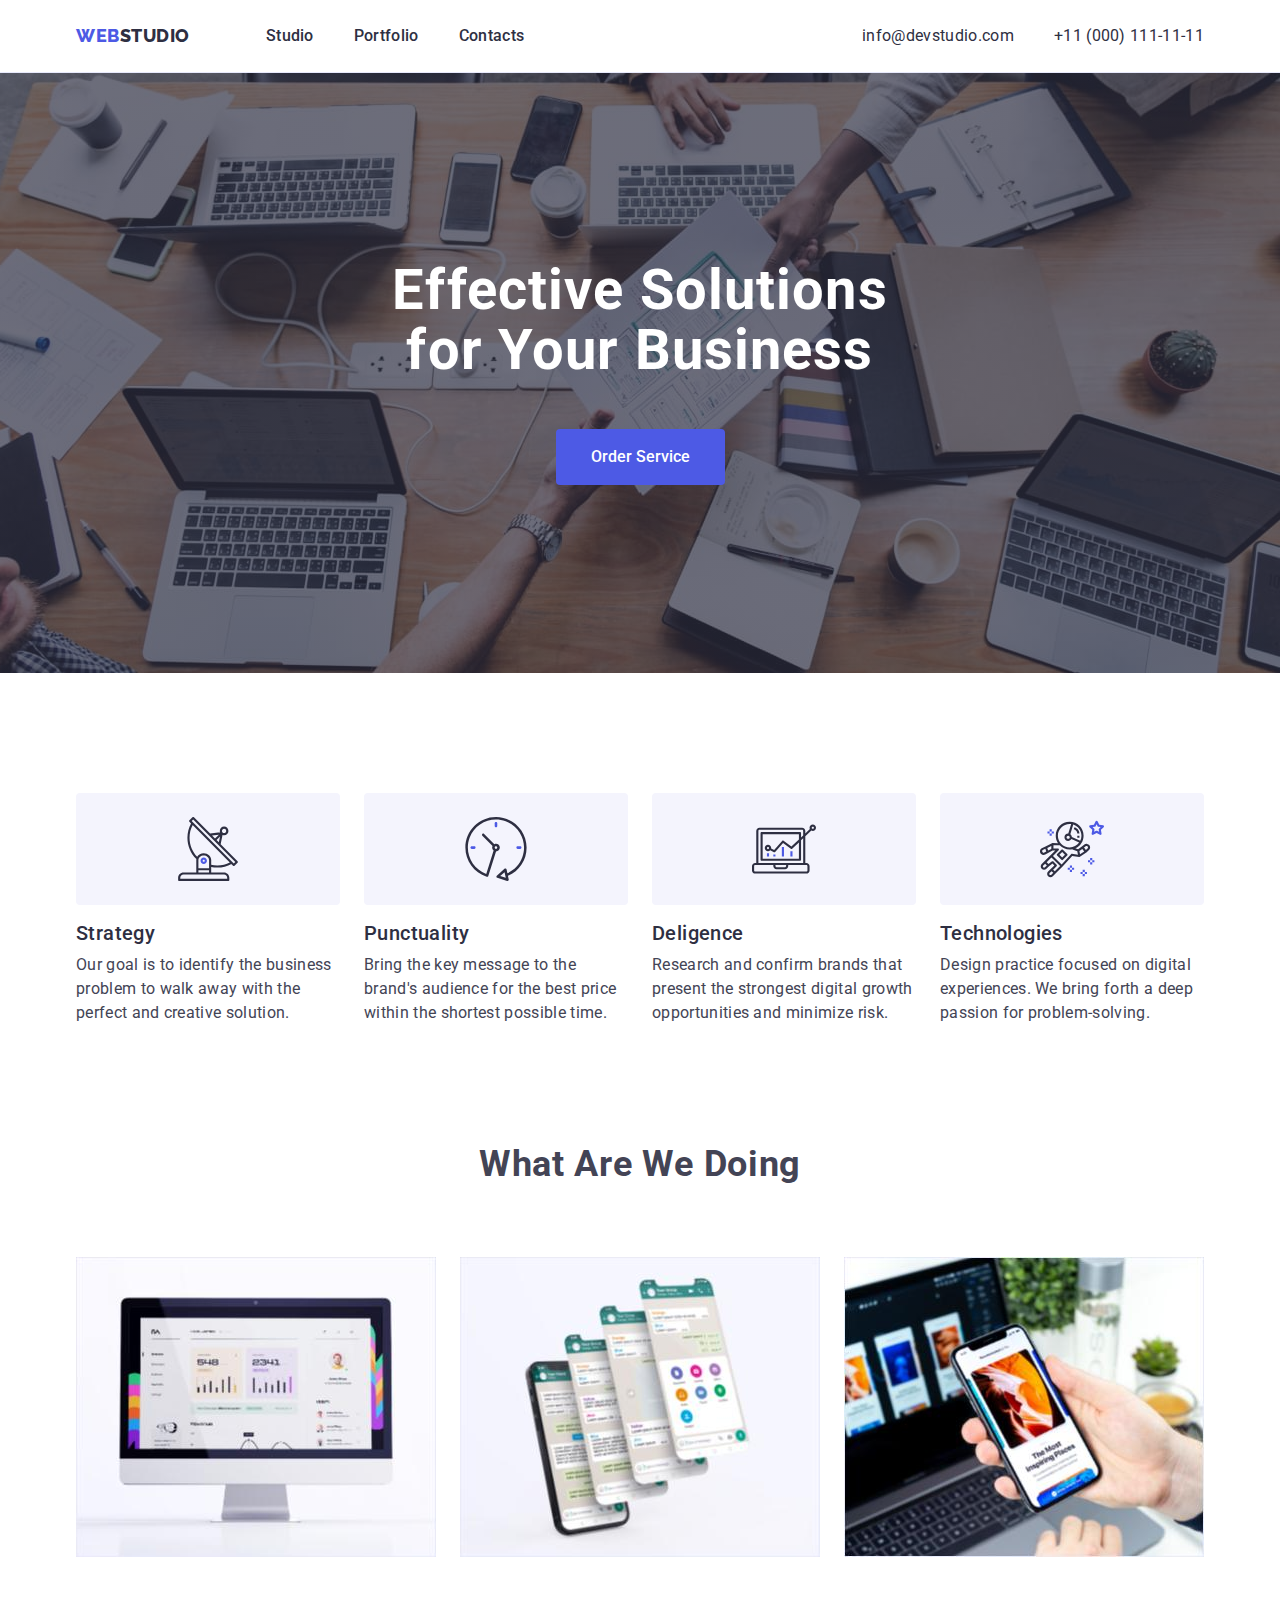
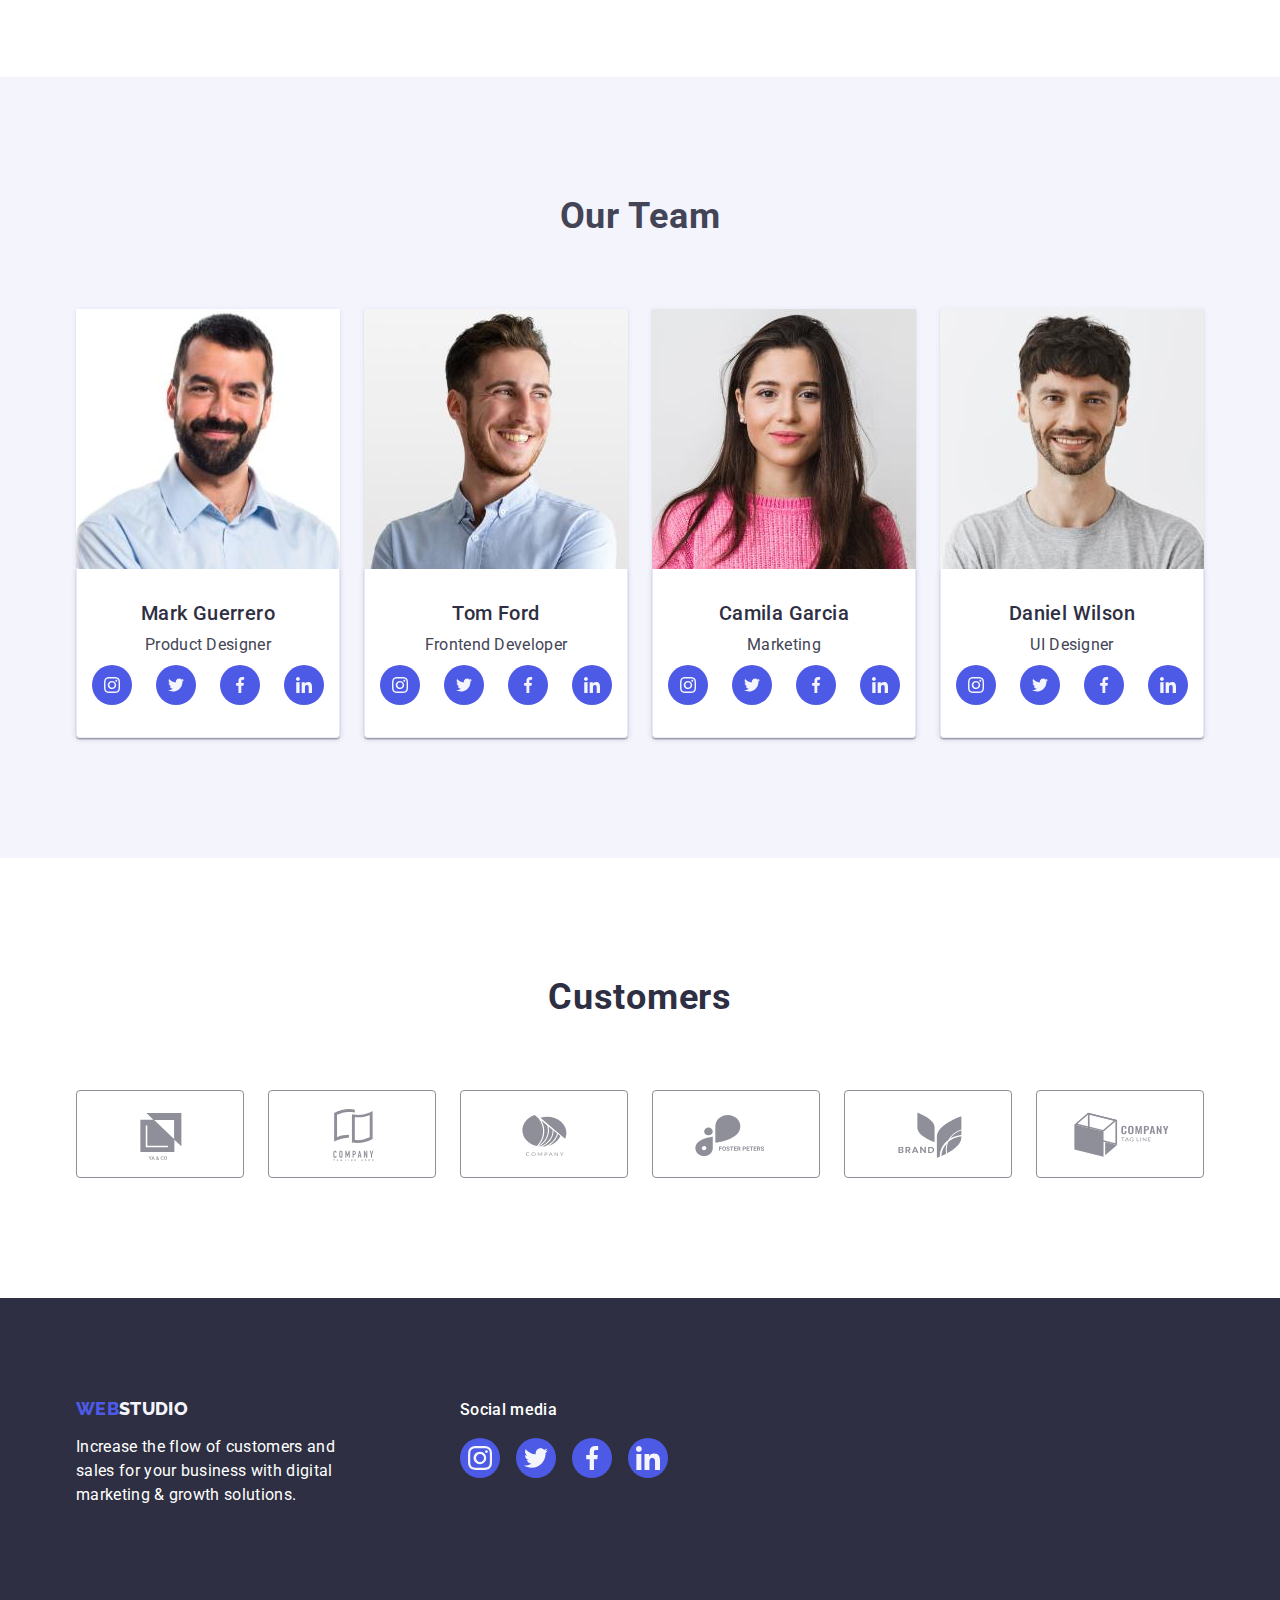
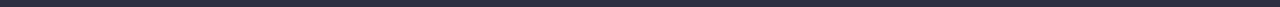
<file: index.html>
<!DOCTYPE html>
<html lang="en">
  <head>
    <meta charset="UTF-8">
    <meta http-equiv="X-UA-Compatible" content="IE=edge">
    <meta name="viewport" content="width=device-width, initial-scale=1.0">
    <title>WebStudio</title>
    <link rel="preconnect" href="https://fonts.googleapis.com">
    <link rel="preconnect" href="https://fonts.gstatic.com" crossorigin>
    <link
      href="https://fonts.googleapis.com/css2?family=Raleway:wght@800&family=Roboto:wght@400;500;700&display=swap"
      rel="stylesheet">
    <link
      rel="stylesheet"
      href="https://cdnjs.cloudflare.com/ajax/libs/modern-normalize/1.1.0/modern-normalize.min.css">
    <link rel="stylesheet" href="./css/styles.css">
  </head>
  <body>
    <!-- header section  -->

    <header class="page-header">
      <div class="container main-nav">
        <nav class="main-nav">
          <a
            href="./index.html"
            target="_self"
            rel="noopener nofollow noreferrer"
            class="logo"
            ><span class="accent">web</span>studio</a
          >
          <ul class="site-nav list">
            <li class="item">
              <a href="./studio.html" class="link">Studio</a>
            </li>
            <li class="item">
              <a href="./portfolio.html" class="link">Portfolio</a>
            </li>
            <li class="item">
              <a href="./contacts.html" class="link">Contacts</a>
            </li>
          </ul>
        </nav>

        <address class="contacts">
          <ul class="contact-info list">
            <li class="contact-item">
              <a href="mailto:info@devstudio.com" class="link"
                >info@devstudio.com</a
              >
            </li>
            <li class="contact-item">
              <a href="tel:+11(000)111-11-11" class="link"
                >+11 (000) 111-11-11</a
              >
            </li>
          </ul>
        </address>
      </div>
    </header>

    <!-- here is main section hero with order button -->

    <main>
      <section class="hero overlay">
        <div class="container">
          <h1 class="hero-title">Effective Solutions for Your Business</h1>
          <button type="button" class="hero-btn">Order Service</button>
        </div>
      </section>

      <!-- here section advantages -->

      <section class="section">
        <div class="container">
          <h2 hidden class="visually-hidden">Advantages</h2>
          <ul class="list advantages">
            <li class="description-title">
              <div class="icon-box">
                <svg class="icon-feature" width="64" height="64">
                  <use href="./images/icons.svg#icon-antenna"></use>
                </svg>
              </div>

              <h3 class="advantages-title">Strategy</h3>
              <p class="advantages-desctiption">
                Our goal is to identify the business problem to walk away with
                the perfect and creative solution.
              </p>
            </li>

            <li class="description-title list-item icon-punctuality">
              <div class="icon-box">
                <svg class="icon-feature" width="64" height="64">
                  <use href="./images/icons.svg#icon-clock"></use>
                </svg>
              </div>

              <h3 class="advantages-title">Punctuality</h3>
              <p class="feature-desctiption">
                Bring the key message to the brand's audience for the best price
                within the shortest possible time.
              </p>
            </li>

            <li class="description-title">
              <div class="icon-box">
                <svg class="icon-feature" width="64" height="64">
                  <use href="./images/icons.svg#icon-diagram"></use>
                </svg>
              </div>
              <h3 class="advantages-title">Deligence</h3>
              <p class="feature-desctiption">
                Research and confirm brands that present the strongest digital
                growth opportunities and minimize risk.
              </p>
            </li>

            <li class="description-title">
              <div class="icon-box">
                <svg class="icon-feature" width="64" height="64">
                  <use href="./images/icons.svg#icon-astronaut"></use>
                </svg>
              </div>
              <h3 class="advantages-title">Technologies</h3>
              <p class="feature-feature">
                Design practice focused on digital experiences. We bring forth a
                deep passion for problem-solving.
              </p>
            </li>
          </ul>
        </div>
      </section>

      <!-- here section of examples of work -->
      <section class="section-examples">
        <div class="container">
          <h2 class="section-title">What Are We Doing</h2>

          <ul class="list work-examples">
            <li class="flex-element">
              <img
                src="./images/MacRectangle.jpg"
                alt="Mac"
                width="360"
                height="300">
            </li>
            <li class="flex-element">
              <img
                src="./images/IphonesRectangle.jpg"
                alt="Screenshots"
                width="360"
                height="300">
            </li>
            <li class="flex-element">
              <img
                src="./images/IphoneMac.jpg"
                alt="PC-and-Phone"
                width="360"
                height="300">
            </li>
          </ul>
        </div>
      </section>

      <!-- here starts section with team members -->

      <section class="section team">
        <div class="container">
          <h2 class="section-title">Our Team</h2>
          <ul class="list our-team">
            <li class="team-list">
              <img
                src="./images/MarkGuerrero.jpg"
                alt="Man"
                width="264"
                height="260"
                class="team-image">
              <div class="team-title">
                <h3 class="feature-title">Mark Guerrero</h3>
                <p class="team-description">Product Designer</p>
                <ul class="socials list">
                  <li class="socials-list">
                    <a
                      class="socials-link link"
                      href="https://instagram.com"
                      target="_blank"
                      rel="noopener noreferrer"
                      aria-label="Instagram icon">
                      <svg class="social-icon" width="16" height="16">
                        <use href="./images/icons.svg#icon-instagram"></use>
                      </svg>
                    </a>
                  </li>
                  <li class="socials-list">
                    <a
                      class="socials-link link"
                      href="https://twitter.com"
                      target="_blank"
                      rel="noopener noreferrer"
                      aria-label="Twitter icon">
                      <svg class="social-icon" width="16" height="16">
                        <use href="./images/icons.svg#icon-twitter"></use>
                      </svg>
                    </a>
                  </li>
                  <li class="socials-list">
                    <a
                      class="socials-link link"
                      href="https://facebook.com"
                      target="_blank"
                      rel="noopener noreferrer"
                      aria-label="Facebook icon">
                      <svg class="social-icon" width="16" height="16">
                        <use href="./images/icons.svg#icon-facebook"></use>
                      </svg>
                    </a>
                  </li>
                  <li class="socials-list">
                    <a
                      class="socials-link link"
                      href="https://linkedin.com"
                      target="_blank"
                      rel="noopener noreferrer"
                      aria-label="Linkedin icon">
                      <svg class="social-icon" width="16" height="16">
                        <use href="./images/icons.svg#icon-linkedin"></use>
                      </svg>
                    </a>
                  </li>
                </ul>
              </div>
            </li>

            <li class="team-list">
              <img
                src="./images/TomFord.jpg"
                alt="Man"
                width="264"
                height="260">

              <div class="team-title">
                <h3 class="feature-title">Tom Ford</h3>
                <p class="team-description">Frontend Developer</p>
                <ul class="socials list">
                  <li class="socials-list">
                    <a
                      class="socials-link link"
                      href="https://instagram.com"
                      target="_blank"
                      rel="noopener noreferrer"
                      aria-label="Instagram icon"
                    >
                      <svg class="social-icon" width="16" height="16">
                        <use href="./images/icons.svg#icon-instagram"></use>
                      </svg>
                    </a>
                  </li>
                  <li class="socials-list">
                    <a
                      class="socials-link link"
                      href="https://twitter.com"
                      target="_blank"
                      rel="noopener noreferrer"
                      aria-label="Twitter icon"
                    >
                      <svg class="social-icon" width="16" height="16">
                        <use href="./images/icons.svg#icon-twitter"></use>
                      </svg>
                    </a>
                  </li>
                  <li class="socials-list">
                    <a
                      class="socials-link link"
                      href="https://facebook.com"
                      target="_blank"
                      rel="noopener noreferrer"
                      aria-label="Facebook icon"
                    >
                      <svg class="social-icon" width="16" height="16">
                        <use href="./images/icons.svg#icon-facebook"></use>
                      </svg>
                    </a>
                  </li>
                  <li class="socials-list">
                    <a
                      class="socials-link link"
                      href="https://linkedin.com"
                      target="_blank"
                      rel="noopener noreferrer"
                      aria-label="Linkedin icon"
                    >
                      <svg class="social-icon" width="16" height="16">
                        <use href="./images/icons.svg#icon-linkedin"></use>
                      </svg>
                    </a>
                  </li>
                </ul>
              </div>
            </li>

            <li class="team-list">
              <img
                src="./images/CamilaGarcia.jpg"
                alt="Women"
                width="264"
                height="260">
              <div class="team-title">
                <h3 class="feature-title">Camila Garcia</h3>
                <p class="team-description">Marketing</p>
                <ul class="socials list">
                  <li class="socials-list">
                    <a
                      class="socials-link link"
                      href="https://instagram.com"
                      target="_blank"
                      rel="noopener noreferrer"
                      aria-label="Instagram icon">
                      <svg class="social-icon" width="16" height="16">
                        <use href="./images/icons.svg#icon-instagram"></use>
                      </svg>
                    </a>
                  </li>
                  <li class="socials-list">
                    <a
                      class="socials-link link"
                      href="https://twitter.com"
                      target="_blank"
                      rel="noopener noreferrer"
                      aria-label="Twitter icon">
                      <svg class="social-icon" width="16" height="16">
                        <use href="./images/icons.svg#icon-twitter"></use>
                      </svg>
                    </a>
                  </li>
                  <li class="socials-list">
                    <a
                      class="socials-link link"
                      href="https://facebook.com"
                      target="_blank"
                      rel="noopener noreferrer"
                      aria-label="Facebook icon">
                      <svg class="social-icon" width="16" height="16">
                        <use href="./images/icons.svg#icon-facebook"></use>
                      </svg>
                    </a>
                  </li>
                  <li class="socials-list">
                    <a
                      class="socials-link link"
                      href="https://linkedin.com"
                      target="_blank"
                      rel="noopener noreferrer"
                      aria-label="Linkedin icon">
                      <svg class="social-icon" width="16" height="16">
                        <use href="./images/icons.svg#icon-linkedin"></use>
                      </svg>
                    </a>
                  </li>
                </ul>
              </div>
            </li>

            <li class="team-list">
              <img
                src="./images/DanielWilson.jpg"
                alt="Man"
                width="264"
                height="260">
              <div class="team-title">
                <h3 class="feature-title">Daniel Wilson</h3>
                <p class="team-description">UI Designer</p>
                <ul class="socials list">
                  <li class="socials-list">
                    <a
                      class="socials-link link"
                      href="https://instagram.com"
                      target="_blank"
                      rel="noopener noreferrer"
                      aria-label="Instagram icon">
                      <svg class="social-icon" width="16" height="16">
                        <use href="./images/icons.svg#icon-instagram"></use>
                      </svg>
                    </a>
                  </li>
                  <li class="socials-list">
                    <a
                      class="socials-link link"
                      href="https://twitter.com"
                      target="_blank"
                      rel="noopener noreferrer"
                      aria-label="Twitter icon">
                      <svg class="social-icon" width="16" height="16">
                        <use href="./images/icons.svg#icon-twitter"></use>
                      </svg>
                    </a>
                  </li>
                  <li class="socials-list">
                    <a
                      class="socials-link link"
                      href="https://facebook.com"
                      target="_blank"
                      rel="noopener noreferrer"
                      aria-label="Facebook icon">
                      <svg class="social-icon" width="16" height="16">
                        <use href="./images/icons.svg#icon-facebook"></use>
                      </svg>
                    </a>
                  </li>
                  <li class="socials-list">
                    <a
                      class="socials-link link"
                      href="https://linkedin.com"
                      target="_blank"
                      rel="noopener noreferrer"
                      aria-label="Linkedin icon">
                      <svg class="social-icon" width="16" height="16">
                        <use href="./images/icons.svg#icon-linkedin"></use>
                      </svg>
                    </a>
                  </li>
                </ul>
              </div>
            </li>
          </ul>
        </div>
      </section>

      <section class="section">
        <div class="container">
          <h2 class="section-customers">Customers</h2>
          <ul class="customers-list list">
            <li class="customer-icon">
              <a href class="customer-link">
              <svg class="icon-customer" width="104" height="56">
                <use href="./images/icons.svg#icon-client-one"></use>
              </svg>
              </a>
            </li>
            <li class="customer-icon">
              <a href class="customer-link">
              <svg class="icon-customer" width="104" height="56">
                <use href="./images/icons.svg#icon-client-two"></use>
              </svg>
              </a>

            </li>
            <li class="customer-icon">
              <a href class="customer-link">
              <svg class="icon-customer" width="104" height="56">
                <use href="./images/icons.svg#icon-client-three"></use>
              </svg>
              </a>
            </li>
            <li class="customer-icon">
              <a href class="customer-link">
              <svg class="icon-customer" width="104" height="56">
                <use href="./images/icons.svg#icon-client-four"></use>
              </svg>
              </a>
            </li>
            <li class="customer-icon">
              <a href class="customer-link">
              <svg class="icon-customer" width="104" height="56">
                <use href="./images/icons.svg#icon-client-five"></use>
              </svg>
              </a>
            </li>
            <li class="customer-icon">
              <a href class="customer-link">
              <svg class="icon-customer" width="104" height="56">
                <use href="./images/icons.svg#icon-client-six"></use>
              </svg>
              </a>
            </li>
          </ul>
        </div>
      </section>
    </main>

    <!-- section footer is  starts here -->
    <footer class="section-footer">
      <div class="container footer-container">
        <div class="footer-container-one">
          <a
            class="logo-down"
            href="./index.html"
            target="_self"
            rel="noopener nofollow noreferrer"
            ><span class="accent">web</span
            ><span class="logo-studio">studio</span></a>
          <p class="footer-description">
            Increase the flow of customers and sales for your business with
            digital marketing & growth solutions.
          </p>
        </div>

        <div class="footer-container-two">
          <p class="footer-social-text">Social media</p>
          <ul class="socials-footer list">
            <li class="socials-item-footer">
              <a
                class="socials-link-footer link"
                href="https://instagram.com"
                target="_blank"
                rel="noopener noreferrer"
                aria-label="Instagram icon"
              >
                <svg class="social-icon-footer" width="24" height="24">
                  <use href="./images/icons.svg#icon-instagram"></use>
                </svg>
              </a>
            </li>
            <li class="socials-item-footer">
              <a
                class="socials-link-footer link"
                href="https://twitter.com"
                target="_blank"
                rel="noopener noreferrer"
                aria-label="Twitter icon"
              >
                <svg class="social-icon-footer" width="24" height="24">
                  <use href="./images/icons.svg#icon-twitter"></use>
                </svg>
              </a>
            </li>
            <li class="socials-item-footer">
              <a
                class="socials-link-footer link"
                href="https://facebook.com"
                target="_blank"
                rel="noopener noreferrer"
                aria-label="Facebook icon"
              >
                <svg class="social-icon-footer" width="24" height="24">
                  <use href="./images/icons.svg#icon-facebook"></use>
                </svg>
              </a>
            </li>
            <li class="socials-item-footer">
              <a
                class="socials-link-footer link"
                href="https://linkedin.com"
                target="_blank"
                rel="noopener noreferrer"
                aria-label="Linkedin icon"
              >
                <svg class="social-icon-footer" width="24" height="24">
                  <use href="./images/icons.svg#icon-linkedin"></use>
                </svg>
              </a>
            </li>
          </ul>
        </div>
      </div>
    </footer>
  </body>
</html>
</file>
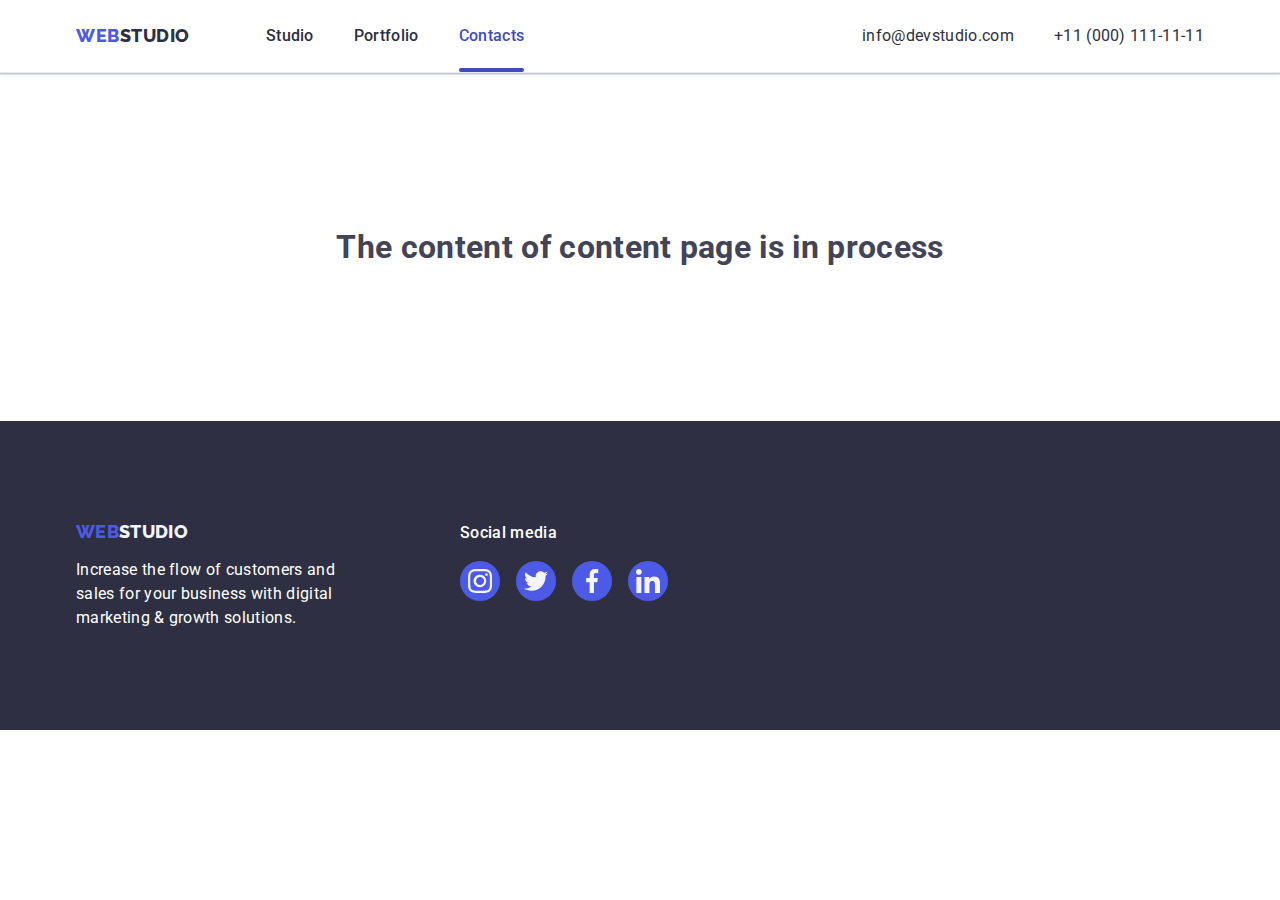
<file: contacts.html>
<!DOCTYPE html>
<html lang="en">

<head>
  <meta charset="UTF-8">
  <meta http-equiv="X-UA-Compatible" content="IE=edge">
  <meta name="viewport" content="width=device-width, initial-scale=1.0">
  <title>WebStudio</title>
  <link rel="preconnect" href="https://fonts.googleapis.com">
  <link rel="preconnect" href="https://fonts.gstatic.com" crossorigin>
  <link href="https://fonts.googleapis.com/css2?family=Raleway:wght@800&family=Roboto:wght@400;500;700&display=swap"
    rel="stylesheet">
  <link rel="stylesheet" href="https://cdnjs.cloudflare.com/ajax/libs/modern-normalize/1.1.0/modern-normalize.min.css">
  <link rel="stylesheet" href="./css/styles.css">
</head>

<body>

  <!-- header section  -->

  <header class="page-header">
    <div class="container main-nav">
      <nav class="main-nav">
        <a href="./index.html" target="_self" rel="noopener nofollow noreferrer" class="logo"><span
            class="accent">WEB</span>STUDIO</a>
        <ul class="site-nav list">
          <li class="item"><a href="./studio.html" class="link">Studio</a></li>
          <li class="item"><a href="./portfolio.html" class="link">Portfolio</a></li>
          <li class="item"><a href="./contacts.html" class="menu-link current link">Contacts</a></li>
        </ul>
      </nav>

      <div class="contacts">
        <ul class="contact-info list">
          <li class="item"><a href="mailto:info@devstudio.com" class="link">info@devstudio.com</a></li>
          <li class="item"><a href="tel:+11(000)111-11-11" class="link">+11 (000) 111-11-11</a></li>
        </ul>
      </div>

    </div>
  </header>


  <!-- main section starts here  -->


<div class="container">

  <main>

    <h1 style="text-align: center; margin-top: 150px;; margin-bottom:150px;">The content of content page is in process</h1>

  </main>
  </div>


 <!-- section footer is  starts here -->
    <footer class="section-footer">
      <div class="container footer-container">
        <div class="footer-container-one">
          <a
            class="logo-down"
            href="./index.html"
            target="_self"
            rel="noopener nofollow noreferrer"
            ><span class="accent">web</span
            ><span class="logo-studio">studio</span></a>
          <p class="footer-description">
            Increase the flow of customers and sales for your business with
            digital marketing & growth solutions.
          </p>
        </div>

        <div class="footer-container-two">
          <p class="footer-social-text">Social media</p>
          <ul class="socials-footer list">
            <li class="socials-item-footer">
              <a
                class="socials-link-footer link"
                href="https://instagram.com"
                target="_blank"
                rel="noopener noreferrer"
                aria-label="Instagram icon"
              >
                <svg class="social-icon-footer" width="24" height="24">
                  <use href="./images/icons.svg#icon-instagram"></use>
                </svg>
              </a>
            </li>
            <li class="socials-item-footer">
              <a
                class="socials-link-footer link"
                href="https://twitter.com"
                target="_blank"
                rel="noopener noreferrer"
                aria-label="Twitter icon"
              >
                <svg class="social-icon-footer" width="24" height="24">
                  <use href="./images/icons.svg#icon-twitter"></use>
                </svg>
              </a>
            </li>
            <li class="socials-item-footer">
              <a
                class="socials-link-footer link"
                href="https://facebook.com"
                target="_blank"
                rel="noopener noreferrer"
                aria-label="Facebook icon"
              >
                <svg class="social-icon-footer" width="24" height="24">
                  <use href="./images/icons.svg#icon-facebook"></use>
                </svg>
              </a>
            </li>
            <li class="socials-item-footer">
              <a
                class="socials-link-footer link"
                href="https://linkedin.com"
                target="_blank"
                rel="noopener noreferrer"
                aria-label="Linkedin icon"
              >
                <svg class="social-icon-footer" width="24" height="24">
                  <use href="./images/icons.svg#icon-linkedin"></use>
                </svg>
              </a>
            </li>
          </ul>
        </div>
      </div>
    </footer>
  </body>
</html>
</file>
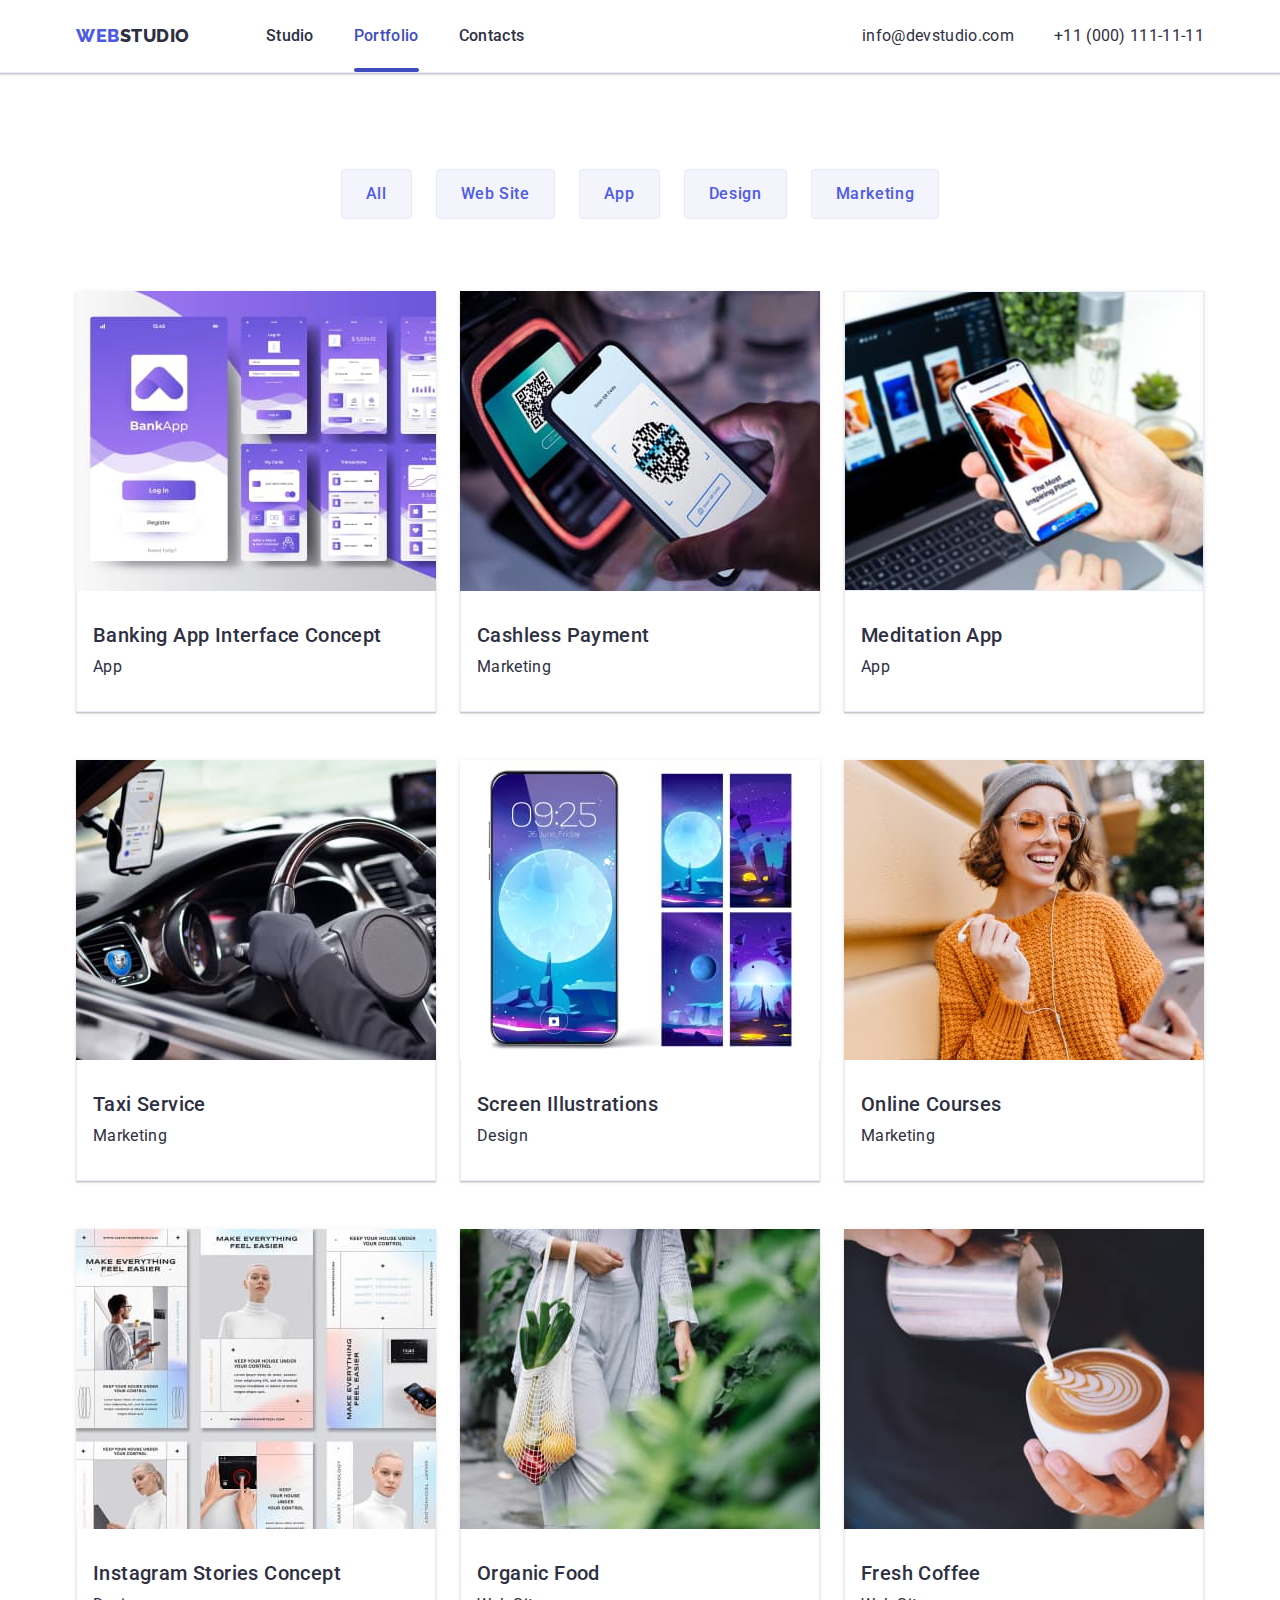
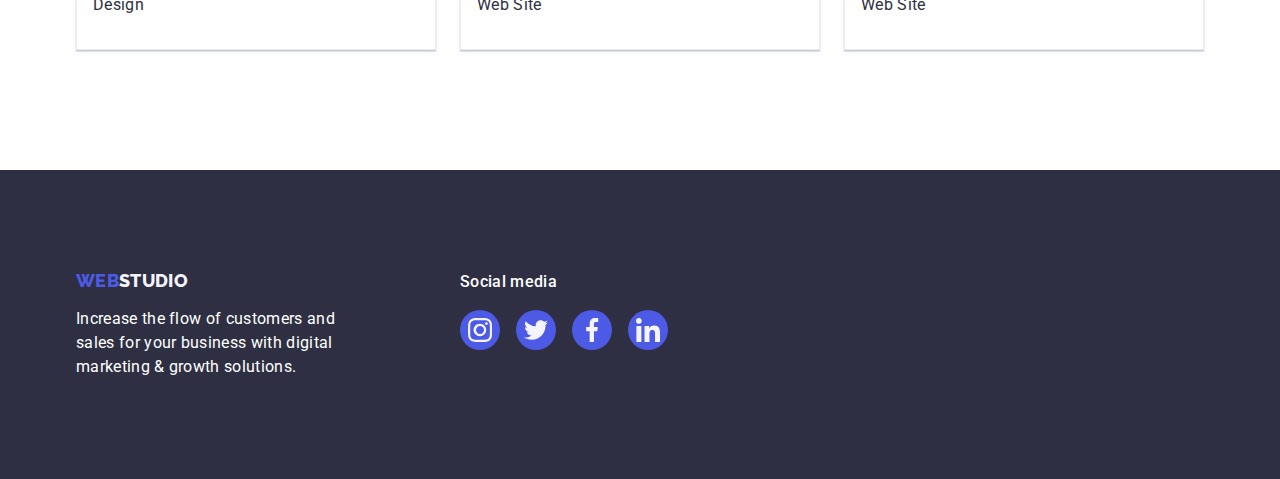
<file: portfolio.html>
<!DOCTYPE html>
<html lang="en">
  <head>
    <meta charset="UTF-8">
    <meta http-equiv="X-UA-Compatible" content="IE=edge">
    <meta name="viewport" content="width=device-width, initial-scale=1.0">
    <title>WebStudio</title>
    <link rel="preconnect" href="https://fonts.googleapis.com">
    <link rel="preconnect" href="https://fonts.gstatic.com" crossorigin>
    <link
      href="https://fonts.googleapis.com/css2?family=Raleway:wght@800&family=Roboto:wght@400;500;700&display=swap"
      rel="stylesheet">
    <link
      rel="stylesheet"
      href="https://cdnjs.cloudflare.com/ajax/libs/modern-normalize/1.1.0/modern-normalize.min.css">
    <link rel="stylesheet" href="./css/styles.css">
  </head>

  <body>
    <!-- header section  -->

    <header class="page-header">
      <div class="container main-nav">
        <nav class="main-nav">
          <a
            href="./index.html"
            target="_self"
            rel="noopener nofollow noreferrer"
            class="logo"
            ><span class="accent">WEB</span>STUDIO</a
          >
          <ul class="site-nav list">
            <li class="item">
              <a href="./studio.html" class="link">Studio</a>
            </li>
            <li class="item">
              <a href="./portfolio.html" class="menu-link current link">Portfolio</a>
            </li>
            <li class="item">
              <a href="./contacts.html" class="link">Contacts</a>
            </li>
          </ul>
        </nav>

        <address class="contacts">
          <ul class="contact-info list">
            <li class="contact-item">
              <a href="mailto:info@devstudio.com" class="link"
                >info@devstudio.com</a
              >
            </li>
            <li class="contact-item">
              <a href="tel:+11(000)111-11-11" class="link"
                >+11 (000) 111-11-11</a
              >
            </li>
          </ul>
        </address>
      </div>
    </header>

    <!-- main section starts here  -->

    <main>
      <section class="section-portfolio">
        <div class="container">
          <h1 hidden class="visually-hidden">Portfolio</h1>
          <ul class="portfolio-buttons list">
            <li class="portfolio-btn">
              <button type="button" class="button primary">All</button>
            </li>
            <li class="portfolio-btn">
              <button type="button" class="button primary">Web Site</button>
            </li>
            <li class="portfolio-btn">
              <button type="button" class="button primary">App</button>
            </li>
            <li class="portfolio-btn">
              <button type="button" class="button primary">Design</button>
            </li>
            <li class="portfolio-btn">
              <button type="button" class="button primary">Marketing</button>
            </li>
          </ul>

          <ul class="card-set list">
            <li class="project-item">
              <a class="portfolio-card link" href="">
                <div class="card-overlay-wrapper">
                <img
                  class="card-img"
                  src="./images/banking-app.jpg"
                  alt="banking-app interface"
                  width="360">
                  <p class="card-overlay card-overlay-text">14 Stylish and User-Friendly App Design Concepts · Task Manager App · Calorie Tracker App · Exotic Fruit Ecommerce App · Cloud Storage App
                  </p>
                  </div>
                <div class="card-content">
                  <h2 class="card-heading">Banking App Interface Concept</h2>
                  <p class="card-text">App</p>
                </div>
              </a>
            </li>
            <li class="project-item">
              <a class="portfolio-card link" href="">
                <div class="card-overlay-wrapper">
                <img
                  class="card-img"
                  src="./images/Cashless-Payment.jpg"
                  alt="Cashless Payment"
                  width="360">
                  <p class="card-overlay card-overlay-text">14 Stylish and User-Friendly App Design Concepts · Task Manager App · Calorie Tracker App · Exotic Fruit Ecommerce App · Cloud Storage App
                  </p>
                  </div>
                <div class="card-content">
                  <h2 class="card-heading">Cashless Payment</h2>
                  <p class="card-text">Marketing</p>
                </div>
              </a>
            </li>
            <li class="project-item">
              <a class="portfolio-card link" href="">
                <div class="card-overlay-wrapper">
                <img
                  class="card-img"
                  src="./images/IphoneMac.jpg"
                  alt="Laptop with smartphone"
                  width="360">
                  <p class="card-overlay card-overlay-text">14 Stylish and User-Friendly App Design Concepts · Task Manager App · Calorie Tracker App · Exotic Fruit Ecommerce App · Cloud Storage App
                  </p>
                  </div>
                <div class="card-content">
                  <h2 class="card-heading">Meditation App</h2>
                  <p class="card-text">App</p>
                </div>
              </a>
            </li>
            <li class="project-item">
              <a class="portfolio-card link" href="">
                <div class="card-overlay-wrapper">
                <img
                  class="card-img"
                  src="./images/Taxi-Service.jpg"
                  alt="car driving weel"
                  width="360">
                  <p class="card-overlay card-overlay-text">14 Stylish and User-Friendly App Design Concepts · Task Manager App · Calorie Tracker App · Exotic Fruit Ecommerce App · Cloud Storage App
                  </p>
                </div>
                <div class="card-content">
                  <h2 class="card-heading">Taxi Service</h2>
                  <p class="card-text">Marketing</p>
                </div>
              </a>
            </li>
            <li class="project-item">
              <a class="portfolio-card link" href="">
                <div class="card-overlay-wrapper">
                <img
                  class="card-img"
                  src="./images/Screen-Illustration.jpg"
                  alt="Mobile screen"
                  width="360">
                  <p class="card-overlay card-overlay-text">14 Stylish and User-Friendly App Design Concepts · Task Manager App · Calorie Tracker App · Exotic Fruit Ecommerce App · Cloud Storage App
                  </p>
                  </div>
                <div class="card-content">
                  <h2 class="card-heading">Screen Illustrations</h2>
                  <p class="card-text">Design</p>
                </div>
              </a>
            </li>
            <li class="project-item">
              <a class="portfolio-card link" href="">
                <div class="card-overlay-wrapper">
                <img
                  class="card-img"
                  src="./images/Online-Courses.jpg"
                  alt="Girl with an Iphone"
                  width="360">
                  <p class="card-overlay card-overlay-text">14 Stylish and User-Friendly App Design Concepts · Task Manager App · Calorie Tracker App · Exotic Fruit Ecommerce App · Cloud Storage App
                  </p>
                  </div>
                <div class="card-content">
                  <h2 class="card-heading">Online Courses</h2>
                  <p class="card-text">Marketing</p>
                </div>
              </a>
            </li>
            <li class="project-item">
              <a class="portfolio-card link" href="">
                <div class="card-overlay-wrapper">
                <img
                  class="card-img"
                  src="./images/Instagram-Storis-Concept.jpg"
                  alt="Instagram screens of mobile app"
                  width="360">
                  <p class="card-overlay card-overlay-text">14 Stylish and User-Friendly App Design Concepts · Task Manager App · Calorie Tracker App · Exotic Fruit Ecommerce App · Cloud Storage App
                  </p>
                  </div>
                <div class="card-content">
                  <h2 class="card-heading">Instagram Stories Concept</h2>
                  <p class="card-text">Design</p>
                </div>
              </a>
            </li>
            <li class="project-item">
              <a class="portfolio-card link" href="">
                <div class="card-overlay-wrapper">
                <img
                  class="card-img"
                  src="./images/Organic-Food.jpg"
                  alt="girl with a bag"
                  width="360">
                  <p class="card-overlay card-overlay-text">14 Stylish and User-Friendly App Design Concepts · Task Manager App · Calorie Tracker App · Exotic Fruit Ecommerce App · Cloud Storage App
                  </p>
                  </div>
                <div class="card-content">
                  <h2 class="card-heading">Organic Food</h2>
                  <p class="card-text">Web Site</p>
                </div>
              </a>
            </li>
            <li class="project-item">
              <a class="portfolio-card link" href="">
                <div class="card-overlay-wrapper">
                <img
                  class="card-img"
                  src="./images/Fresh-Coffe.jpg"
                  alt="bartender making a cup of Coffee"
                  width="360">
                  <p class="card-overlay card-overlay-text">14 Stylish and User-Friendly App Design Concepts · Task Manager App · Calorie Tracker App · Exotic Fruit Ecommerce App · Cloud Storage App
                  </p>
                  </div>
                <div class="card-content">
                  <h2 class="card-heading">Fresh Coffee</h2>
                  <p class="card-text">Web Site</p>
                </div>
              </a>
            </li>
          </ul>
        </div>
      </section>
    </main>

    <!-- section footer is  starts here -->
    <footer class="section-footer">
      <div class="container footer-container">
        <div class="footer-container-one">
          <a
            class="logo-down"
            href="./index.html"
            target="_self"
            rel="noopener nofollow noreferrer"
            ><span class="accent">web</span
            ><span class="logo-studio">studio</span></a>
          <p class="footer-description">
            Increase the flow of customers and sales for your business with
            digital marketing & growth solutions.
          </p>
        </div>

        <div class="footer-container-two">
          <p class="footer-social-text">Social media</p>
          <ul class="socials-footer list">
            <li class="socials-item-footer">
              <a
                class="socials-link-footer"
                href="https://instagram.com"
                target="_blank"
                rel="noopener noreferrer"
                aria-label="Instagram icon"
              >
                <svg class="social-icon-footer" width="24" height="24">
                  <use href="./images/icons.svg#icon-instagram"></use>
                </svg>
              </a>
            </li>
            <li class="socials-item-footer">
              <a
                class="socials-link-footer link"
                href="https://twitter.com"
                target="_blank"
                rel="noopener noreferrer"
                aria-label="Twitter icon"
              >
                <svg class="social-icon-footer" width="24" height="24">
                  <use href="./images/icons.svg#icon-twitter"></use>
                </svg>
              </a>
            </li>
            <li class="socials-item-footer">
              <a
                class="socials-link-footer link"
                href="https://facebook.com"
                target="_blank"
                rel="noopener noreferrer"
                aria-label="Facebook icon"
              >
                <svg class="social-icon-footer" width="24" height="24">
                  <use href="./images/icons.svg#icon-facebook"></use>
                </svg>
              </a>
            </li>
            <li class="socials-item-footer">
              <a
                class="socials-link-footer"
                href="https://linkedin.com"
                target="_blank"
                rel="noopener noreferrer"
                aria-label="Linkedin icon"
              >
                <svg class="social-icon-footer" width="24" height="24">
                  <use href="./images/icons.svg#icon-linkedin"></use>
                </svg>
              </a>
            </li>
          </ul>
        </div>
      </div>
    </footer>
  </body>
</html>
</file>
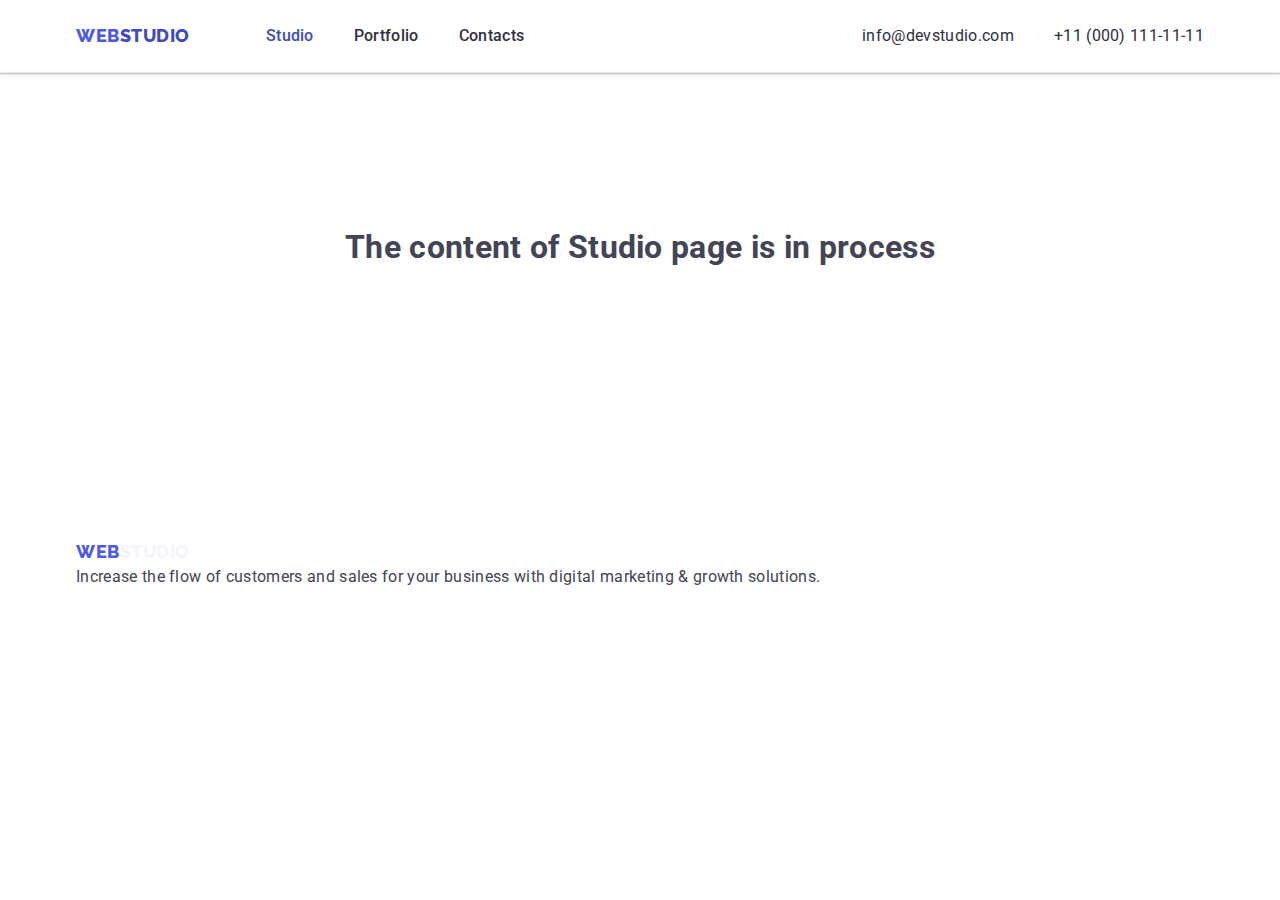
<file: studio.html>
<!DOCTYPE html>
<html lang="en">

<head>
  <meta charset="UTF-8">
  <meta http-equiv="X-UA-Compatible" content="IE=edge">
  <meta name="viewport" content="width=device-width, initial-scale=1.0">
  <title>WebStudio</title>
  <link rel="preconnect" href="https://fonts.googleapis.com">
  <link rel="preconnect" href="https://fonts.gstatic.com" crossorigin>
  <link href="https://fonts.googleapis.com/css2?family=Raleway:wght@800&family=Roboto:wght@400;500;700&display=swap"
    rel="stylesheet">
  <link rel="stylesheet" href="https://cdnjs.cloudflare.com/ajax/libs/modern-normalize/1.1.0/modern-normalize.min.css">
  <link rel="stylesheet" href="./css/styles.css">
</head>

<body>

  <!-- header section  -->

  <header class="page-header">
    <div class="container main-nav">
      <nav class="main-nav">
        <a href="./index.html" target="_self" rel="noopener nofollow noreferrer" class="logo current"><span
            class="accent">WEB</span>STUDIO</a>
        <ul class="site-nav list">
          <li class="item"><a href="./studio.html" class="link current">Studio</a></li>
          <li class="item"><a href="./portfolio.html" class="link">Portfolio</a></li>
          <li class="item"><a href="./contacts.html" class="link">Contacts</a></li>
        </ul>
      </nav>

      <div class="contacts">
        <ul class="contact-info list">
          <li class="item"><a href="mailto:info@devstudio.com" class="link">info@devstudio.com</a></li>
          <li class="item"><a href="tel:+11(000)111-11-11" class="link">+11 (000) 111-11-11</a></li>
        </ul>
      </div>

    </div>
  </header>


  <!-- main section starts here  -->




  <main>

    <h1 style="text-align: center; margin-top: 150px;; margin-bottom:150px;">The content of Studio page is in process</h1>

  </main>



                      <!-- section footer is here -->
                      
                      <section class="section foot-title">
                        <div class="container foot-description">
                          <a href="./index.html" target="_self" rel="noopener nofollow noreferrer" class="logo current"><span
                              class="accent">WEB</span><span class="logo-studio">STUDIO</span></a>
                      
                          <p>Increase the flow of customers and sales for your business with digital marketing & growth solutions.
                          </p>
                        </div>
                      </section>
</body>

</html>
</file>
<file: css/styles.css>
:root {
  --Primary-Brand-IRIS: #4d5ae5;
  --Pressed-State-OCEAN: #404bbf;
  --Dark-NAVY-BLUE: #2e2f42;
  --Success-GREEN: #31d0aa;
  --Text-SLATE: #434455;
  --Subtle-Text-Light-Slate: #8e8f99;
  --Accent-CORNFLOWER: #e7e9fc;
  --Light-CLOUD: #f4f4fd;
  --Modal-Overlay-NavyBLUEmodal: #2e2f4266;
  --Hero-background-GREY: #2e2f42b2;
  --White-background-WHITE: #ffffff;
  --Modal-background-DAIRY: #fcfcfc;
  --Body-Backgroung: #e5e5e5;
  --card-set-gap: 48px;
  --transition: 250ms cubic-bezier(0.4, 0, 0.2, 1);
}

body {
  background: var(--White-background-WHITE);
  color: var(--Text-SLATE);
  font-family: Roboto, sans-serif;
  font-size: 16px;
  line-height: 1.5;
  letter-spacing: 0.02em;
}

h1,
h2,
h3,
h4,
p {
  margin: 0;
  margin-bottom: 0;
}

.list {
  list-style: none;
  padding: 0;
  margin: 0;
  display: flex;
}

.section {
  padding-top: 120px;
  padding-bottom: 120px;
}

.link {
  font-style: normal;
  text-decoration: none;
}

img {
  display: block;
  max-width: 100%;
  height: auto;
}

.visually-hidden {
  position: absolute;
  width: 1px;
  height: 1px;
  margin: -1px;
  border: 0;
  padding: 0;

  white-space: nowrap;
  clip-path: inset(100%);
  clip: rect(0 0 0 0);
  overflow: hidden;
}



/* header css */

.logo {
  color: var(--Dark-NAVY-BLUE);

  font-family: "Raleway", sans-serif;
  font-weight: 800;
  font-size: 18px;
  line-height: 1.17;

  text-decoration: none;
  text-transform: uppercase;

  margin-right: 76px;
  display: inline-block;
  letter-spacing: 0.03em;
}

.logo-down {
  color: var(--Dark-NAVY-BLUE);

  font-family: "Raleway", sans-serif;
  font-weight: 800;
  font-size: 18px;
  line-height: 1.17;

  text-decoration: none;
  text-transform: uppercase;

  margin-right: 76px;
  display: inline-block;
  margin-bottom: 16px;
}

.accent {
  color: var(--Primary-Brand-IRIS);
}

.main-nav {
  display: flex;
  align-items: center;
}

.site-nav {
  display: flex;
  /* margin-left: 76px; */
}

.site-nav .item {
  margin-right: 40px;
}

.site-nav .item:last-child {
  margin-right: 0;
}

.site-nav .link {
  display: block;
  padding-top: 24px;
  padding-bottom: 24px;

  
  font-weight: 500;
  text-decoration: none;

  letter-spacing: 0.02em;
  font-size: 16px;
  line-height: 1.5;

  color: var(--Dark-NAVY-BLUE);
  transition: background-color var(--transition);
}

.site-nav .link:hover,
.site-nav .link:focus {
  color: var(--Pressed-State-OCEAN);
}

.site-nav .link.current {
  color: var(--Pressed-State-OCEAN);
}

.contact-info .link:hover,
.contact-info .link:focus {
  color: var(--Pressed-State-OCEAN);
}
.contact-info .link {
  color: var(--Dark-NAVY-BLUE);
   transition: background-color var(--transition);
  

  font-weight: 400;
  font-size: 16px;
  line-height: 1.5;
  letter-spacing: 0.02em;
  text-decoration: none;
  font-style: normal;

  padding-top: 24px;
  padding-bottom: 24px;
  display: flex;
}

.contacts {
  font-style: normal;
  margin-left: auto;
}

.contact-info:last-child {
  margin-right: 0;
}
.contact-info {
  gap: 40px;
}

.page-header {
  border-top: none;
  border-bottom: 1px solid var(--Accent-CORNFLOWER);
  box-shadow: 0px 2px 1px rgba(46, 47, 66, 0.08),
    0px 1px 1px rgba(46, 47, 66, 0.16), 0px 1px 6px rgba(46, 47, 66, 0.08);
}

.address-info {
  color: var(--Text-SLATE);

  font-weight: 400;
  font-size: 16px;
  line-height: 1.5;
  letter-spacing: 0.02em;
}

.address-item {
  display: flex;
}

.current {
  color: var(--Pressed-State-OCEAN);
}

.menu-link {
  position: relative;
  display: block;
  transition: var(--transition);
}

.menu-link.current:after {
  background: var(--Pressed-State-OCEAN);

}

.menu-link::after {
    content: '';
    display: block;
    position: absolute;
    width: 100%;
    height: 4px;
    bottom: 0;
    left: 0;
    border-radius: 2px;
}



/* main container settings  */
.container {
  width: 1158px;

  margin-left: auto;
  margin-right: auto;

  padding-left: 15px;
  padding-right: 15px;
}

/* style for the section hero */

.hero-title {
  color: var(--White-background-WHITE);
  font-family: Roboto, sans-serif;
  font-size: 56px;
  font-weight: 700;
  line-height: 1.07;
  letter-spacing: 0.02em;
  text-align: center;
  margin: 0 auto;

  max-width: 496px;
}

.hero {
  background-color: var(--Dark-NAVY-BLUE);

  text-align: center;

  padding-top: 188px;
  padding-bottom: 188px;
}

/* section advantages  */

.advantages {
  display: flex;
  flex-wrap: wrap;
}


.description-title {
  width: 260px;

  width: calc((100% - 72px) / 4);

  margin-right: 24px;
  margin-bottom: 24px;

  border-radius: 0px 0px 4px 4px;

  letter-spacing: 0.02em;
}

.description-title:nth-child(4n) {
  margin-right: 0;
}

.description-title:nth-last-child(-n + 4) {
  margin-bottom: 0;
}

.advantages-title {
  color: var(--Dark-NAVY-BLUE);

  font-size: 20px;
  font-weight: 500;
  line-height: 1.2;
  letter-spacing: 0.02em;

  margin-bottom: 8px;
  padding-top: 8px;
}

.icon-box {
  display: flex;
  margin-bottom: 8px;
  justify-content: center;
  align-items: center;
  height: 112px;
  background-color: var(--Light-CLOUD);
  border-radius: 4px;
}

/* section examples of work  */

.work-examples {
  display: flex;
  flex-wrap: wrap;
}

.section-examples {
  padding-bottom: 120px;
}

.flex-element {
  margin-right: 24px;
}

.flex-element:nth-child(3n) {
  margin-right: 0;
}

.flex-element:nth-last-child(-n + 3) {
  margin-bottom: 0;
}







/* css for section our team  */
.socials {
    display: flex;
    justify-content: center;
    gap: 24px;
}

.socials-link {
  display: flex;
  justify-content: center;
  align-items: center;
  height: 40px;
  width: 40px;
  background-color: var(--Primary-Brand-IRIS);
  border-radius: 50%;
  transition: background-color var(--transition);
}


.socials-link:hover,
.socials-link:focus {
   background-color: var(--Pressed-State-OCEAN);
}



.section-title {
  font-size: 36px;
  font-weight: 700;
  line-height: 1.11;
  text-align: center;
  letter-spacing: 0.02em;

  margin-bottom: 72px;

  text-transform: capitalize;
}

.team {
  background-color: var(--Light-CLOUD);
}

.team-image {
  border-radius: 0px 0px 4px 4px;
}

.team-list:nth-child(4n) {
  margin-right: 0;
}

.team-title {
  text-align: center;
  padding: 32px 0;
  background-color: var(--White-background-WHITE);

  border: 1px solid var(--Accent-CORNFLOWER);
  box-shadow: 0px 1px 6px rgba(46, 47, 66, 0.08),
    0px 1px 1px rgba(46, 47, 66, 0.16), 0px 2px 1px rgba(46, 47, 66, 0.08);
  border-radius: 0px 0px 4px 4px;
  border-top: none;
}

.feature-title {
  color: var(--Dark-NAVY-BLUE);
  letter-spacing: 0.02em;
  font-size: 20px;
  font-weight: 500;
  line-height: 1.2;

  margin-bottom: 8px;
}
.team-title > p {
  background-color: var(--White-background-WHITE);
}

.our-team {
  display: flex;
  flex-wrap: wrap;
  gap: 24px;
  border-radius: 0px 0px 4px 4px;
}

.team-list {
  letter-spacing: 0.02em;
  border-radius: 0px 0px 4px 4px;
  box-shadow: 0px 1px 6px rgba(46, 47, 66, 0.08),
    0px 1px 1px rgba(46, 47, 66, 0.16), 0px 2px 1px rgba(46, 47, 66, 0.08);
}

.team-description {
  margin-bottom: 8px;

  font-size: 16px;
  font-style: normal;
  font-weight: 400;
  line-height: 1.5;
  letter-spacing: 0.02em;

  color: var(--Text-SLATE);
}

.section-portfolio {
  padding: 96px 0 120px;
}

.hero-btn {
  color: var(--White-background-WHITE);
  background-color: var(--Primary-Brand-IRIS);
  transition: background-color var(--transition);

  display: block;

  border-radius: 4px;
  border: 1px solid transparent;
  border: none;
  width: 169px;
  height: 56px;
  min-width: 169px;

  padding: 16px 32px;
  margin: auto;
  margin-top: 48px;

  text-align: center;
  font-weight: 500;
  text-decoration: none;
  cursor: pointer;
}

.hero-btn:hover,
.hero-btn:focus {
  color: var(--White-background-WHITE);
  background-color: var(--Pressed-State-OCEAN);
  border: 1px solid transparent;
}

.button {
  color: var(--White-background-WHITE);
  background-color: var(--Primary-Brand-IRIS);

  font-family: Roboto, sans-serif;
  font-weight: 500;
  font-size: 16px;
  line-height: 1.5;
  letter-spacing: 0.04em;

  display: inline-block;
  border-radius: 4px;
  text-align: center;
  padding: 16px 32px;

  text-decoration: none;
  cursor: pointer;
}

.button.primary {
  padding: 12px 24px;
  letter-spacing: 0.04em;
  font-family: Roboto, sans-serif;
  font-style: normal;
  font-weight: 500;
  font-size: 16px;
  line-height: 1.5;
  color: var(--Primary-Brand-IRIS);
  background-color: var(--Light-CLOUD);
  border-color: var(--Accent-CORNFLOWER);
  border: 1px solid var(--Accent-CORNFLOWER);
  transition: border var(--transition), color var(--transition), background-color var(--transition), box-shadow var(--transition);
}

.button.secondary {
  color: var(--White-background-WHITE);
  border: 1px solid transparent;
}

.button:hover,
.button:focus {
  color: var(--White-background-WHITE);
  background-color: var(--Pressed-State-OCEAN);
  box-shadow: 0px 3px 1px rgba(0, 0, 0, 0.1), 0px 2px 1px rgba(0, 0, 0, 0.08),
    0px 2px 2px rgba(0, 0, 0, 0.12);
  border-color: var(--Pressed-State-OCEAN);
}

/* Portfolio CSS  */

.card-set {
  display: flex;
  flex-wrap: wrap;
}

.portfolio-card {
  display: block;
  height: auto;
}

.portfolio-card:hover,
.portfolio-card:focus {
  box-shadow: 0px 1px 6px rgba(46, 47, 66, 0.08), 0px 1px 1px rgba(46, 47, 66, 0.16), 0px 2px 1px rgba(46, 47, 66, 0.08);
}

.project-item {
  margin-right: 24px;
  margin-bottom: 48px;
  flex-basis: calc((100% - 48px) / 3);
   box-shadow: 0px 1px 6px rgba(46, 47, 66, 0.08), 0px 1px 1px rgba(46, 47, 66, 0.16), 0px 2px 1px rgba(46, 47, 66, 0.08);
}

.project-item:nth-child(3n + 3) {
  margin-right: 0;
}

.project-item:nth-last-child(-n + 3) {
  margin-bottom: 0;
}

.project-item-text {
  padding: 32px 16px;
  border-bottom: 1px solid #e7e9fc;
  border-left: 1px solid #e7e9fc;
  border-right: 1px solid #e7e9fc;
}

.project-item .title-name {
  margin-bottom: 8px;
}

.card-img {
  display: block;
}

.card-heading {
  color: var(--Dark-NAVY-BLUE);
  margin-bottom: 8px;

  font-size: 20px;
  line-height: 1.2;

  font-weight: 500;
  font-size: 20px;
  line-height: 1.2;
  letter-spacing: 0.02em;
}

.card-text {
  margin-top: 8px;
  margin-right: 16px;

  font-weight: 400;
  font-size: 16px;
  line-height: 1.5;
  letter-spacing: 0.02em;
  color: var(--Dark-NAVY-BLUE);
}

.card-content {
  padding: 32px 16px;
  border: 1px solid var(--Accent-CORNFLOWER);
  border-top: none;
}



.card-overlay {
  position: absolute;
  left: 0;
  top: 0;
  background-color: var(--Primary-Brand-IRIS);
  padding: 32px;
  padding-bottom: auto;
  height: 100%;
  width: 100%;
  transform: translate(0, 100%);
  transition: transform 250ms linear;
}

.card-overlay-wrapper {
  position: relative;
  overflow: hidden;

}

.card-overlay-text {
  color: var(--Light-CLOUD)
}

.portfolio-card:hover .card-overlay,
.portfolio-card:focus .card-overlay{
transform: translate(0, 0);
}



/* portfolio buttons  */

.portfolio-buttons {
  display: flex;
  justify-content: center;
  margin-bottom: 72px;

  gap: 24px;
}

.portfolio-btn {
  gap: 24px;
}

.portfolio-buttons:last-child (-n + 1) {
  margin-right: 0;
}

.button:hover,
.button:focus {
  border: 1px solid transparent;
}

.primary:hover,
.primary:focus {
  border: 1px solid transparent;
}

/* section footer */

.logo-studio {
  color: var(--Light-CLOUD);
}

.footer-description {
  color: var(--White-background-WHITE);
  max-width: 264px;
}

.section-footer {
  background: var(--Dark-NAVY-BLUE);
  padding: 100px 0;
}

.section-footer .logo {
  display: inline-block;
  margin-bottom: 16px;
}

.footer-container {
  display: flex;
  align-items: baseline;
}

.footer-container-one {
  margin-right: 120px;
}


.footer-social-text {
  margin-bottom: 16px;
  font-weight: 500;
  font-size: 16px;
  line-height: 1.5;
  letter-spacing: 0.02em;
  color: #ffffff;
}

/* decorative elements  */

.overlay {
  max-width: 1440px;
  height: 600px;
  margin-left: auto;
  margin-right: auto;

  background-image: linear-gradient(
      rgba(46, 47, 66, 0.7),
      rgba(46, 47, 66, 0.7)
    ),
    url(../images/people-office.jpg);

  background-repeat: no-repeat;
  background-position: center;
  background-size: cover;
}


.socials {
  display: flex;
  justify-content: center;
  gap: 24px;
  margin-top: 8px;
}

.social-icon {
  fill: var(--Light-CLOUD);
}



/* section customers  */


.section-customers {
  color: var(--Dark-NAVY-BLUE);
  font-size: 36px;
  font-weight: 700;
  line-height: 1.1;
  text-align: center;
  letter-spacing: 0.02em;

  margin-bottom: 72px;

  text-transform: capitalize;
}

.customers-list {
    display: flex;
    justify-content: center;
    gap: 24px;

    line-height: 1.15;
    gap: 24px;

}

.customer-icon {
  width: calc((100% - 120px) / 6);
  height: 88px;
}

.icon-customer {
  fill: currentColor;
}


.customer-link {
  display: flex;
  width: 100%;
  height: 100%;
  justify-content: center;
  align-items: center;
  border: 1px solid var(--Subtle-Text-Light-Slate);
  border-radius: 4px;
  color: var(--Subtle-Text-Light-Slate);
      transition: border-color var(--transition), color var(--transition);
}

.customer-link:hover,
.customer-link:focus {
 border-color: var(--Pressed-State-OCEAN);
 color: var(--Pressed-State-OCEAN);
}

.customer-link:active {
  border-color: var(--Pressed-State-OCEAN);
  fill: var(--Pressed-State-OCEAN);
}


.socials-link-footer {
  width: 40px;
  height: 40px;
  display: flex;
  justify-content: center;
  align-items: center;
  background-color: var(--Primary-Brand-IRIS);
  border-radius: 50%;
  transition: background-color var(--transition);
  
}


.socials-link-footer:hover,
.socials-link-footer:focus {
 background-color: var(--Success-GREEN);
}


.social-icon-footer {
    fill: var(--Light-CLOUD);
   
}

.social-icon-footer:hover,
.social-icon-footer:focus {
  fill: var(--Success-GREEN);
}

.socials-footer {
  
  justify-content: center;
  gap: 16px;
  margin-top: 8px; 
}
</file>
